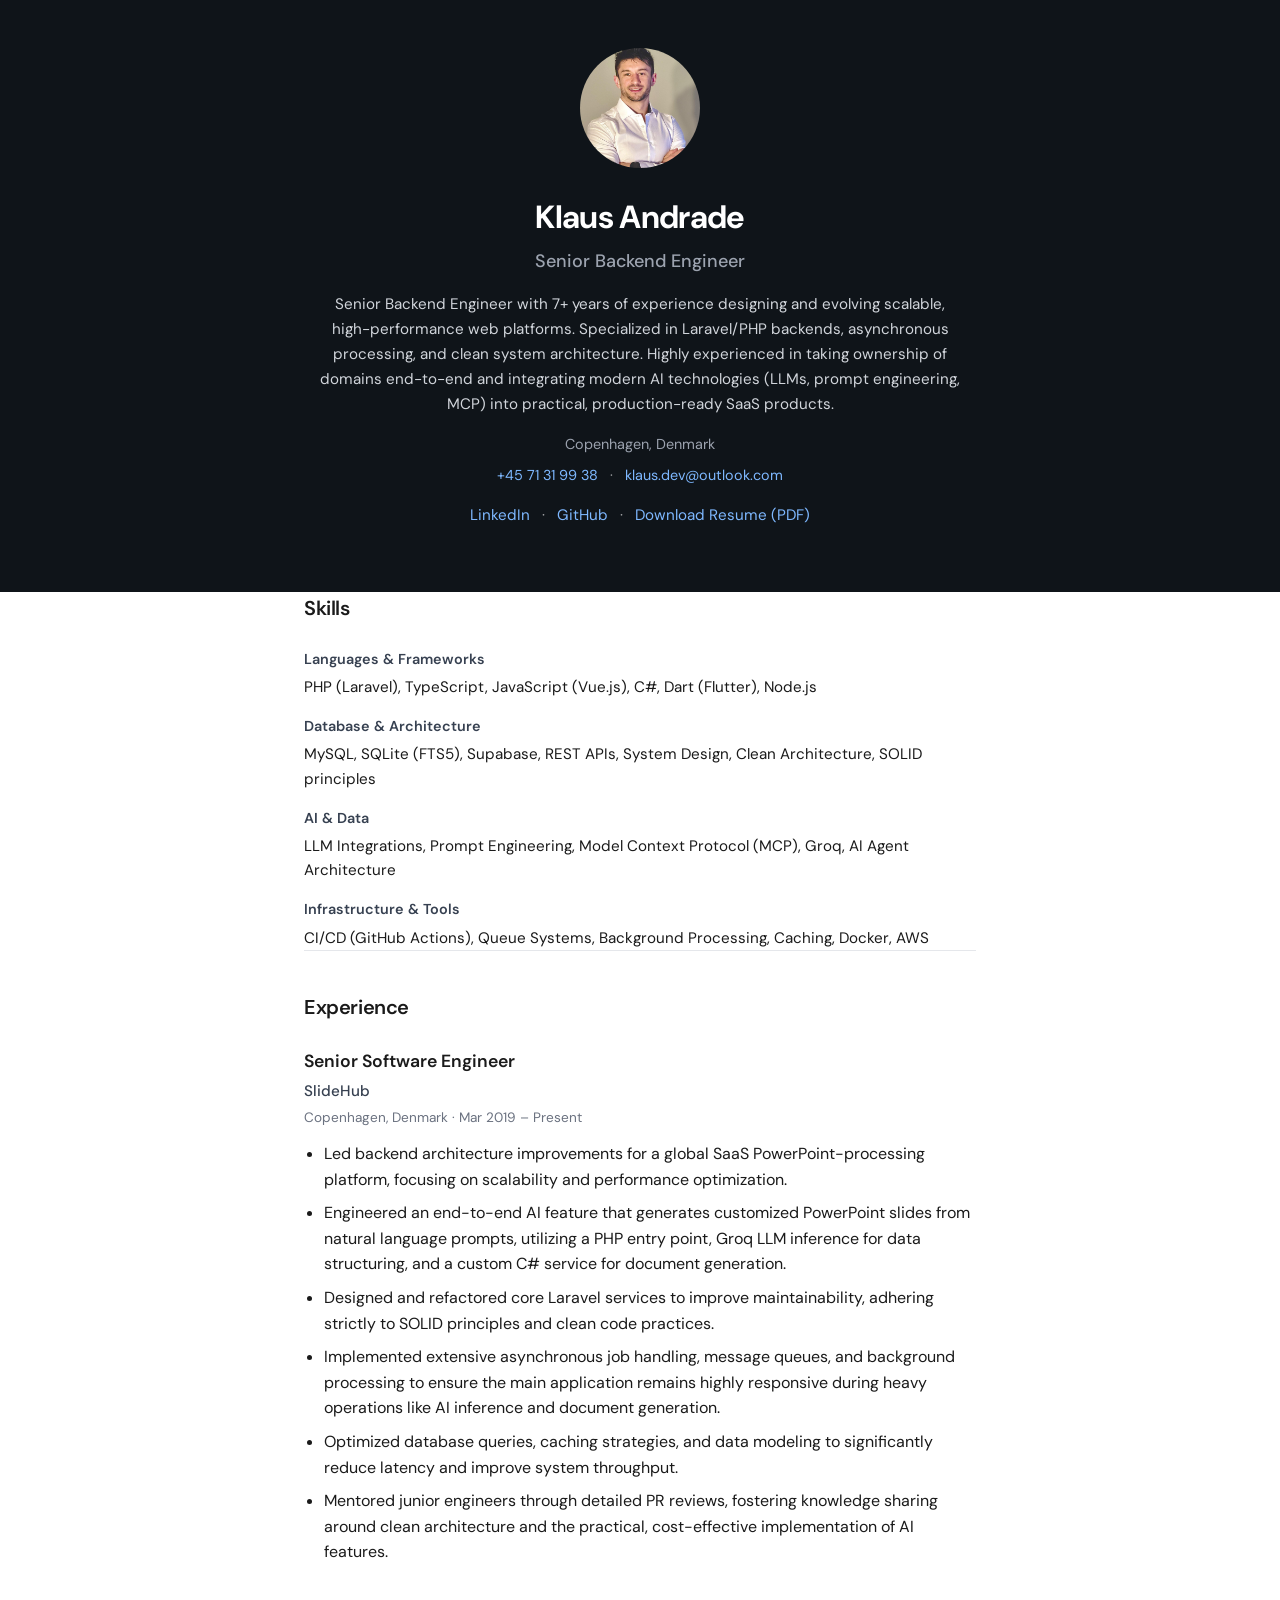
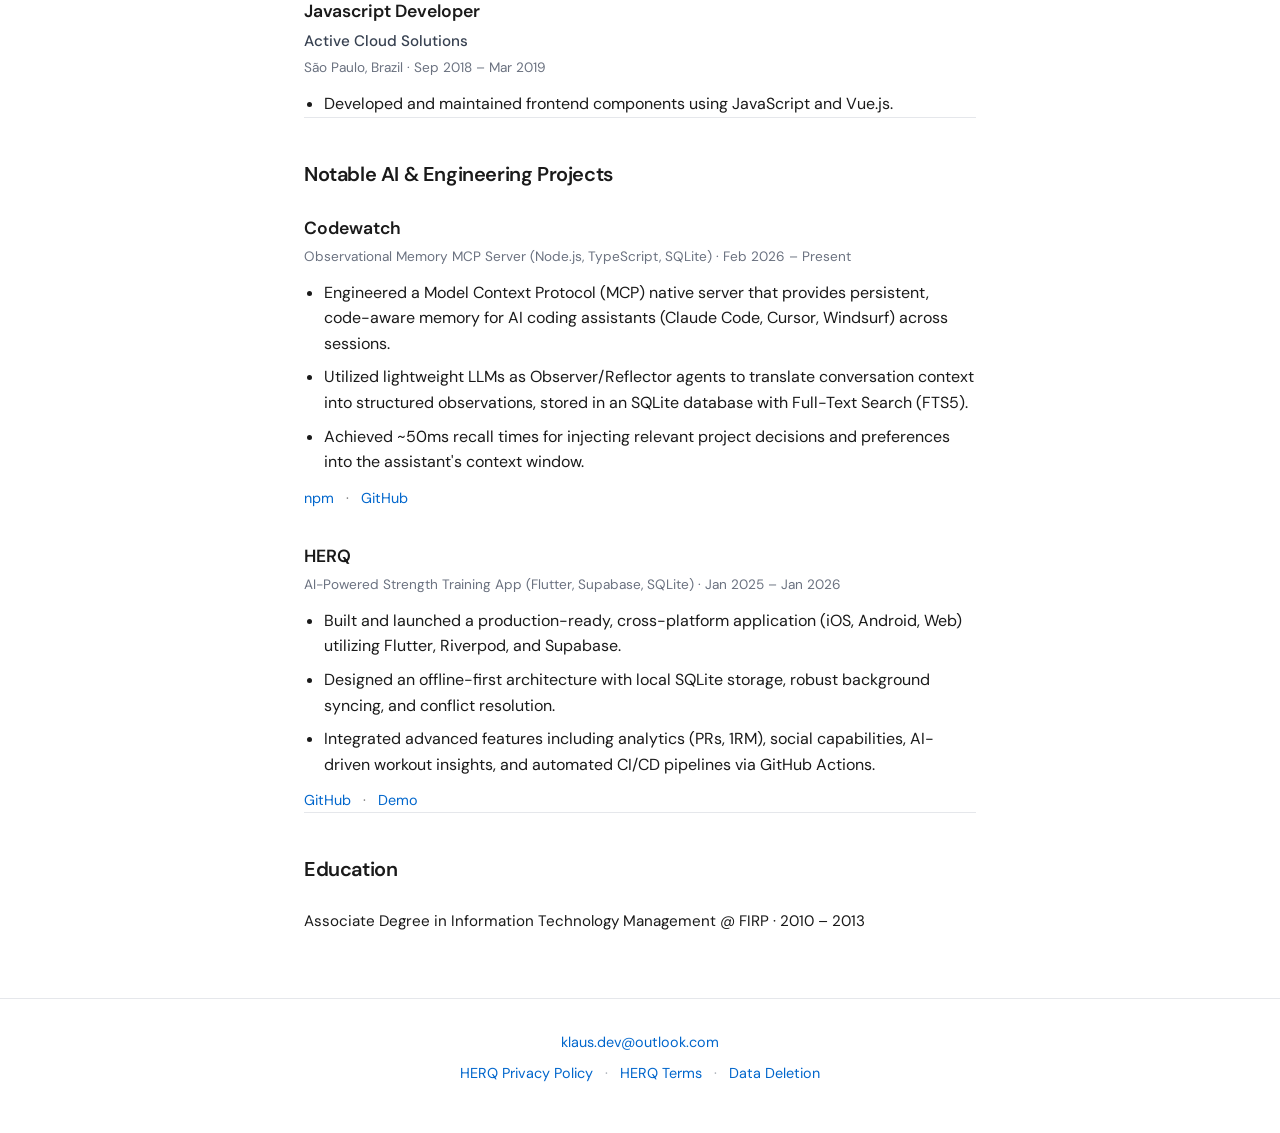
<file: index.html>
<!DOCTYPE html>
<html lang="en">
<head>
	<meta charset="UTF-8">
	<meta name="viewport" content="width=device-width, initial-scale=1">
	<title>Klaus Andrade — Senior Backend Engineer</title>
	<meta name="description" content="Klaus Andrade, Senior Backend Engineer. 7+ years designing scalable web platforms. Laravel/PHP, AI integrations, clean architecture.">
	<meta name="keywords" content="Klaus Andrade, Senior Backend Engineer, Laravel, PHP, AI, MCP, Copenhagen">
	<meta name="author" content="Klaus Andrade">
	<link rel="stylesheet" href="/css/base.css">
	<link rel="preconnect" href="https://fonts.googleapis.com">
	<link rel="preconnect" href="https://fonts.gstatic.com" crossorigin>
	<link href="https://fonts.googleapis.com/css2?family=DM+Sans:ital,wght@0,400;0,500;0,600;0,700;1,400&display=swap" rel="stylesheet">
</head>
<body>
	<header class="hero">
		<div class="hero__inner">
			<div class="hero__avatar">
				<img src="/img/klaus-andrade.jpeg" alt="Klaus Andrade" onerror="this.style.display='none'; this.nextElementSibling.style.display='flex';">
				<span class="hero__avatar-fallback" style="display:none;">KA</span>
			</div>
			<h1 class="hero__name">Klaus Andrade</h1>
			<p class="hero__title">Senior Backend Engineer</p>
			<p class="hero__tagline">
				Senior Backend Engineer with 7+ years of experience designing and evolving scalable,
				high-performance web platforms. Specialized in Laravel/PHP backends, asynchronous processing, and
				clean system architecture. Highly experienced in taking ownership of domains end-to-end and
				integrating modern AI technologies (LLMs, prompt engineering, MCP) into practical, production-ready
				SaaS products.
			</p>
			<p class="hero__location">Copenhagen, Denmark</p>
			<p class="hero__contact">
				<a href="tel:+4571319938">+45 71 31 99 38</a>
				<span class="sep">·</span>
				<a href="mailto:klaus.dev@outlook.com">klaus.dev@outlook.com</a>
			</p>
			<nav class="hero__links">
				<a href="https://www.linkedin.com/in/klaus-dev/" rel="noopener noreferrer">LinkedIn</a>
				<span class="sep">·</span>
				<a href="https://github.com/KlausAndrade" rel="noopener noreferrer">GitHub</a>
				<span class="sep">·</span>
				<a href="/files/Klaus_Andrade.pdf" download>Download Resume (PDF)</a>
			</nav>
		</div>
	</header>

	<main class="content">
		<section id="skills" class="section">
			<h2>Skills</h2>
			<dl class="skills-list">
				<dt>Languages &amp; Frameworks</dt>
				<dd>PHP (Laravel), TypeScript, JavaScript (Vue.js), C#, Dart (Flutter), Node.js</dd>

				<dt>Database &amp; Architecture</dt>
				<dd>MySQL, SQLite (FTS5), Supabase, REST APIs, System Design, Clean Architecture, SOLID principles</dd>

				<dt>AI &amp; Data</dt>
				<dd>LLM Integrations, Prompt Engineering, Model Context Protocol (MCP), Groq, AI Agent Architecture</dd>

				<dt>Infrastructure &amp; Tools</dt>
				<dd>CI/CD (GitHub Actions), Queue Systems, Background Processing, Caching, Docker, AWS</dd>
			</dl>
		</section>

		<section id="experience" class="section">
			<h2>Experience</h2>

			<article class="job">
				<header class="job__header">
					<h3>Senior Software Engineer</h3>
					<p class="job__company">SlideHub</p>
					<p class="job__meta">Copenhagen, Denmark · Mar 2019 – Present</p>
				</header>
				<ul>
					<li>Led backend architecture improvements for a global SaaS PowerPoint-processing platform, focusing on scalability and performance optimization.</li>
					<li>Engineered an end-to-end AI feature that generates customized PowerPoint slides from natural language prompts, utilizing a PHP entry point, Groq LLM inference for data structuring, and a custom C# service for document generation.</li>
					<li>Designed and refactored core Laravel services to improve maintainability, adhering strictly to SOLID principles and clean code practices.</li>
					<li>Implemented extensive asynchronous job handling, message queues, and background processing to ensure the main application remains highly responsive during heavy operations like AI inference and document generation.</li>
					<li>Optimized database queries, caching strategies, and data modeling to significantly reduce latency and improve system throughput.</li>
					<li>Mentored junior engineers through detailed PR reviews, fostering knowledge sharing around clean architecture and the practical, cost-effective implementation of AI features.</li>
				</ul>
			</article>

			<article class="job">
				<header class="job__header">
					<h3>Javascript Developer</h3>
					<p class="job__company">Active Cloud Solutions</p>
					<p class="job__meta">São Paulo, Brazil · Sep 2018 – Mar 2019</p>
				</header>
				<ul>
					<li>Developed and maintained frontend components using JavaScript and Vue.js.</li>
				</ul>
			</article>
		</section>

		<section id="projects" class="section">
			<h2>Notable AI &amp; Engineering Projects</h2>

			<article class="project">
				<header class="project__header">
					<h3>Codewatch</h3>
					<p class="project__meta">Observational Memory MCP Server (Node.js, TypeScript, SQLite) · Feb 2026 – Present</p>
				</header>
				<ul>
					<li>Engineered a Model Context Protocol (MCP) native server that provides persistent, code-aware memory for AI coding assistants (Claude Code, Cursor, Windsurf) across sessions.</li>
					<li>Utilized lightweight LLMs as Observer/Reflector agents to translate conversation context into structured observations, stored in an SQLite database with Full-Text Search (FTS5).</li>
					<li>Achieved ~50ms recall times for injecting relevant project decisions and preferences into the assistant's context window.</li>
				</ul>
				<p class="project__links">
					<a href="https://www.npmjs.com/package/codewatch-memory" rel="noopener noreferrer">npm</a>
					<span class="sep">·</span>
					<a href="https://github.com/KlausAndrade/codewatch" rel="noopener noreferrer">GitHub</a>
				</p>
			</article>

			<article class="project">
				<header class="project__header">
					<h3>HERQ</h3>
					<p class="project__meta">AI-Powered Strength Training App (Flutter, Supabase, SQLite) · Jan 2025 – Jan 2026</p>
				</header>
				<ul>
					<li>Built and launched a production-ready, cross-platform application (iOS, Android, Web) utilizing Flutter, Riverpod, and Supabase.</li>
					<li>Designed an offline-first architecture with local SQLite storage, robust background syncing, and conflict resolution.</li>
					<li>Integrated advanced features including analytics (PRs, 1RM), social capabilities, AI-driven workout insights, and automated CI/CD pipelines via GitHub Actions.</li>
				</ul>
				<p class="project__links">
					<a href="https://github.com/KlausAndrade/HERQ" rel="noopener noreferrer">GitHub</a>
					<span class="sep">·</span>
					<a href="https://youtube.com/shorts/n8AfpkKckw0" rel="noopener noreferrer">Demo</a>
				</p>
			</article>
		</section>

		<section id="education" class="section">
			<h2>Education</h2>
			<p>Associate Degree in Information Technology Management @ FIRP · 2010 – 2013</p>
		</section>
	</main>

	<footer class="footer">
		<p class="footer__contact">
			<a href="mailto:klaus.dev@outlook.com">klaus.dev@outlook.com</a>
		</p>
		<p class="footer__legal">
			<a href="/gymai/privacy">HERQ Privacy Policy</a>
			<span class="sep">·</span>
			<a href="/gymai/terms">HERQ Terms</a>
			<span class="sep">·</span>
			<a href="/gymai/data-deletion">Data Deletion</a>
		</p>
	</footer>
</body>
</html>
</file>
<file: css/base.css>
/* Reset */
*,
*::before,
*::after {
	box-sizing: border-box;
}

html {
	-webkit-text-size-adjust: 100%;
}

body {
	margin: 0;
	font-family: "DM Sans", -apple-system, BlinkMacSystemFont, "Segoe UI", Roboto, sans-serif;
	font-size: 1rem;
	line-height: 1.6;
	color: #1a1a1a;
	background: #fff;
	-webkit-font-smoothing: antialiased;
}

@media (prefers-color-scheme: dark) {
	body {
		color: #e8e8e8;
		background: #121212;
	}
	a { color: #7eb8ff; }
	a:hover { color: #a8d4ff; }
}

a {
	color: #0066cc;
	text-decoration: none;
}

a:hover {
	text-decoration: underline;
}

/* Layout */
.content {
	max-width: 720px;
	margin: 0 auto;
	padding: 0 1.5rem 4rem;
}

/* Hero */
.hero {
	text-align: center;
	padding: 3rem 1.5rem 4rem;
	background: #0f1419;
	color: #fff;
}

.hero a {
	color: #7eb8ff;
}

.hero a:hover {
	color: #a8d4ff;
	text-decoration: underline;
}

.hero__inner {
	max-width: 640px;
	margin: 0 auto;
}

.hero__avatar {
	width: 120px;
	height: 120px;
	margin: 0 auto 1.5rem;
	border-radius: 50%;
	overflow: hidden;
	background: #2a2f36;
	display: flex;
	align-items: center;
	justify-content: center;
}

.hero__avatar img {
	width: 100%;
	height: 100%;
	object-fit: cover;
}

.hero__avatar-fallback {
	font-size: 2rem;
	font-weight: 600;
	color: #6b7280;
}

.hero__name {
	margin: 0 0 0.25rem;
	font-size: 2rem;
	font-weight: 700;
	letter-spacing: -0.02em;
}

.hero__title {
	margin: 0 0 1rem;
	font-size: 1.125rem;
	font-weight: 500;
	color: #9ca3af;
}

.hero__tagline {
	margin: 0 0 1rem;
	font-size: 0.95rem;
	line-height: 1.65;
	color: #d1d5db;
}

.hero__location {
	margin: 0 0 0.5rem;
	font-size: 0.9rem;
	color: #9ca3af;
}

.hero__contact {
	margin: 0 0 1rem;
	font-size: 0.9rem;
}

.hero__contact .sep,
.hero__links .sep {
	margin: 0 0.5rem;
	opacity: 0.6;
}

.hero__links {
	font-size: 0.95rem;
}

/* Sections */
.section {
	padding: 2.5rem 0 0;
	border-top: 1px solid #e5e7eb;
}

@media (prefers-color-scheme: dark) {
	.section {
		border-top-color: #2a2f36;
	}
}

.section:first-of-type {
	border-top: none;
	padding-top: 0;
}

.section h2 {
	margin: 0 0 1.5rem;
	font-size: 1.25rem;
	font-weight: 600;
	letter-spacing: -0.02em;
}

/* Skills */
.skills-list {
	margin: 0;
}

.skills-list dt {
	margin: 1rem 0 0.25rem;
	font-weight: 600;
	font-size: 0.9rem;
	color: #374151;
}

.skills-list dt:first-child {
	margin-top: 0;
}

@media (prefers-color-scheme: dark) {
	.skills-list dt {
		color: #9ca3af;
	}
}

.skills-list dd {
	margin: 0;
	font-size: 0.95rem;
}

/* Jobs */
.job {
	margin-bottom: 2rem;
}

.job:last-child {
	margin-bottom: 0;
}

.job__header {
	margin-bottom: 0.75rem;
}

.job__header h3 {
	margin: 0 0 0.25rem;
	font-size: 1.1rem;
	font-weight: 600;
}

.job__company {
	margin: 0;
	font-size: 0.95rem;
	font-weight: 500;
	color: #374151;
}

@media (prefers-color-scheme: dark) {
	.job__company {
		color: #9ca3af;
	}
}

.job__meta {
	margin: 0.25rem 0 0;
	font-size: 0.85rem;
	color: #6b7280;
}

.job ul {
	margin: 0;
	padding-left: 1.25rem;
}

.job li {
	margin-bottom: 0.5rem;
}

.job li:last-child {
	margin-bottom: 0;
}

/* Projects */
.project {
	margin-bottom: 2rem;
}

.project:last-child {
	margin-bottom: 0;
}

.project__header {
	margin-bottom: 0.75rem;
}

.project__header h3 {
	margin: 0 0 0.25rem;
	font-size: 1.1rem;
	font-weight: 600;
}

.project__meta {
	margin: 0;
	font-size: 0.85rem;
	color: #6b7280;
}

.project ul {
	margin: 0 0 0.75rem;
	padding-left: 1.25rem;
}

.project li {
	margin-bottom: 0.5rem;
}

.project__links {
	margin: 0;
	font-size: 0.9rem;
}

.project__links .sep {
	margin: 0 0.5rem;
	opacity: 0.6;
}

/* Education */
#education p {
	margin: 0;
	font-size: 0.95rem;
}

/* Footer */
.footer {
	text-align: center;
	padding: 2rem 1.5rem 3rem;
	border-top: 1px solid #e5e7eb;
	font-size: 0.9rem;
	color: #6b7280;
}

@media (prefers-color-scheme: dark) {
	.footer {
		border-top-color: #2a2f36;
		color: #9ca3af;
	}
}

.footer__contact {
	margin: 0 0 0.5rem;
}

.footer__legal {
	margin: 0;
}

.footer__legal .sep {
	margin: 0 0.5rem;
	opacity: 0.6;
}

/* Print */
@media print {
	.hero {
		background: #fff;
		color: #000;
		padding-bottom: 2rem;
	}

	.hero a {
		color: #0066cc;
	}

	.hero__tagline,
	.hero__avatar-fallback {
		color: #333;
	}

	.hero__title,
	.hero__location,
	.hero__contact .sep,
	.hero__links .sep {
		color: #555;
	}

	.footer {
		border-top-color: #ccc;
	}
}
</file>
